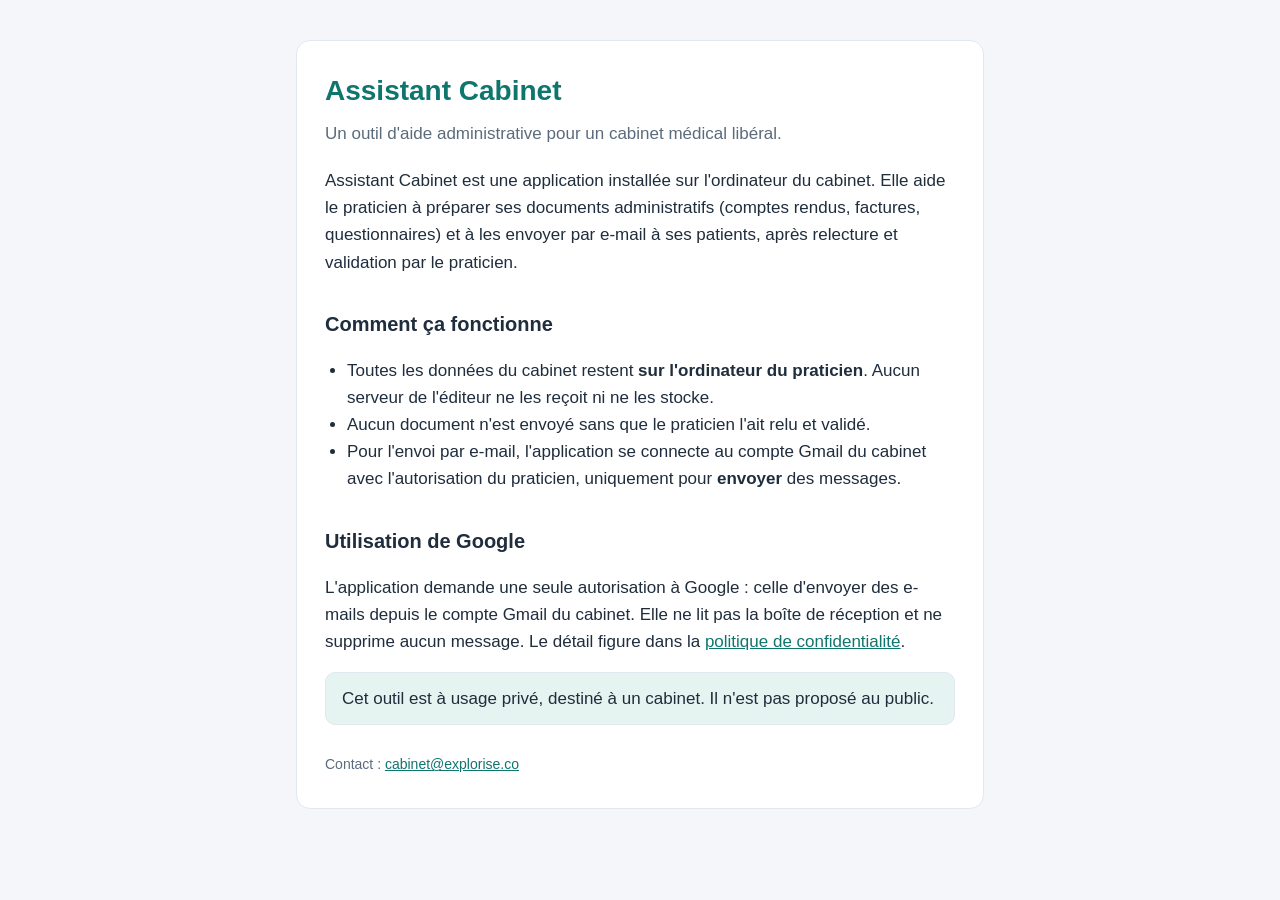
<file: index.html>
<!doctype html>
<html lang="fr">
<head>
  <meta charset="utf-8">
  <meta name="viewport" content="width=device-width, initial-scale=1">
  <meta name="robots" content="noindex, nofollow">
  <title>Assistant Cabinet</title>
  <meta name="description" content="Assistant Cabinet : outil local d'aide administrative pour un cabinet médical libéral.">
  <link rel="stylesheet" href="style.css">
</head>
<body>
  <main>
    <div class="carte">
      <h1>Assistant Cabinet</h1>
      <p class="sous-titre">Un outil d'aide administrative pour un cabinet médical libéral.</p>

      <p>
        Assistant Cabinet est une application installée sur l'ordinateur du cabinet. Elle aide
        le praticien à préparer ses documents administratifs (comptes rendus, factures,
        questionnaires) et à les envoyer par e-mail à ses patients, après relecture et
        validation par le praticien.
      </p>

      <h2>Comment ça fonctionne</h2>
      <ul>
        <li>Toutes les données du cabinet restent <strong>sur l'ordinateur du praticien</strong>. Aucun serveur de l'éditeur ne les reçoit ni ne les stocke.</li>
        <li>Aucun document n'est envoyé sans que le praticien l'ait relu et validé.</li>
        <li>Pour l'envoi par e-mail, l'application se connecte au compte Gmail du cabinet avec l'autorisation du praticien, uniquement pour <strong>envoyer</strong> des messages.</li>
      </ul>

      <h2>Utilisation de Google</h2>
      <p>
        L'application demande une seule autorisation à Google : celle d'envoyer des e-mails
        depuis le compte Gmail du cabinet. Elle ne lit pas la boîte de réception et ne supprime
        aucun message. Le détail figure dans la
        <a href="confidentialite.html">politique de confidentialité</a>.
      </p>

      <div class="encart">
        Cet outil est à usage privé, destiné à un cabinet. Il n'est pas proposé au public.
      </div>

      <footer>
        Contact : <a href="mailto:cabinet@explorise.co">cabinet@explorise.co</a>
      </footer>
    </div>
  </main>
</body>
</html>
</file>
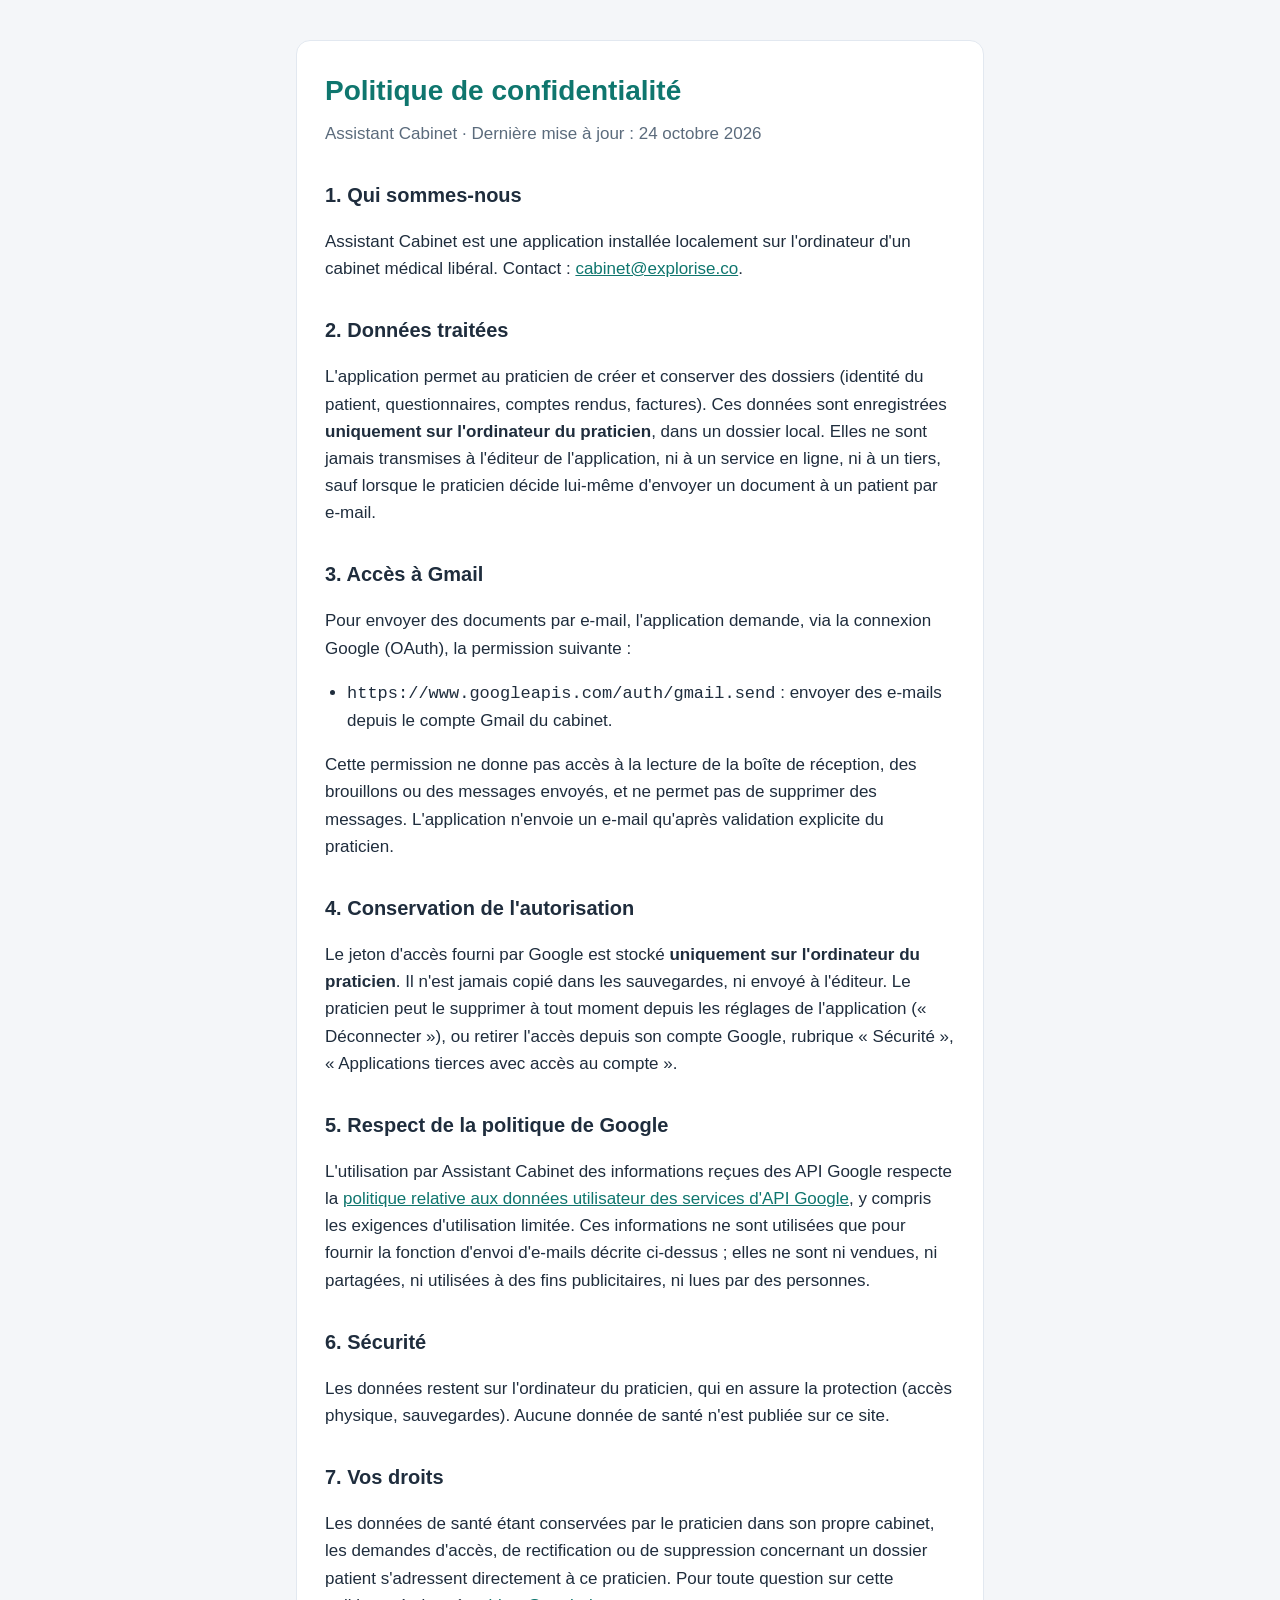
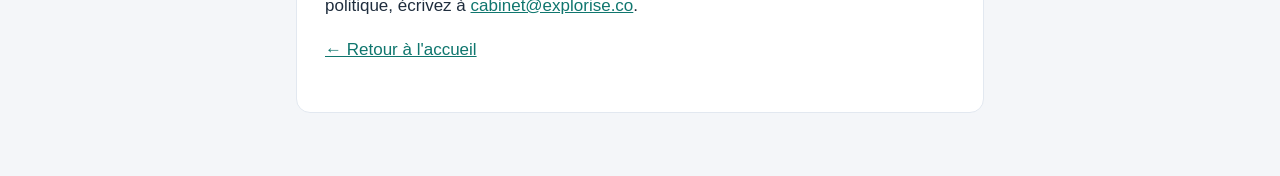
<file: confidentialite.html>
<!doctype html>
<html lang="fr">
<head>
  <meta charset="utf-8">
  <meta name="viewport" content="width=device-width, initial-scale=1">
  <meta name="robots" content="noindex, nofollow">
  <title>Politique de confidentialité - Assistant Cabinet</title>
  <link rel="stylesheet" href="style.css">
</head>
<body>
  <main>
    <div class="carte">
      <h1>Politique de confidentialité</h1>
      <p class="sous-titre">Assistant Cabinet · Dernière mise à jour : 24 octobre 2026</p>

      <h2>1. Qui sommes-nous</h2>
      <p>
        Assistant Cabinet est une application installée localement sur l'ordinateur d'un cabinet
        médical libéral. Contact :
        <a href="mailto:cabinet@explorise.co">cabinet@explorise.co</a>.
      </p>

      <h2>2. Données traitées</h2>
      <p>
        L'application permet au praticien de créer et conserver des dossiers (identité du
        patient, questionnaires, comptes rendus, factures). Ces données sont enregistrées
        <strong>uniquement sur l'ordinateur du praticien</strong>, dans un dossier local. Elles
        ne sont jamais transmises à l'éditeur de l'application, ni à un service en ligne, ni à un
        tiers, sauf lorsque le praticien décide lui-même d'envoyer un document à un patient par
        e-mail.
      </p>

      <h2>3. Accès à Gmail</h2>
      <p>
        Pour envoyer des documents par e-mail, l'application demande, via la connexion Google
        (OAuth), la permission suivante :
      </p>
      <ul>
        <li><code>https://www.googleapis.com/auth/gmail.send</code> : envoyer des e-mails depuis le compte Gmail du cabinet.</li>
      </ul>
      <p>
        Cette permission ne donne pas accès à la lecture de la boîte de réception, des brouillons
        ou des messages envoyés, et ne permet pas de supprimer des messages. L'application
        n'envoie un e-mail qu'après validation explicite du praticien.
      </p>

      <h2>4. Conservation de l'autorisation</h2>
      <p>
        Le jeton d'accès fourni par Google est stocké <strong>uniquement sur l'ordinateur du
        praticien</strong>. Il n'est jamais copié dans les sauvegardes, ni envoyé à l'éditeur. Le
        praticien peut le supprimer à tout moment depuis les réglages de l'application
        (« Déconnecter »), ou retirer l'accès depuis son compte Google, rubrique « Sécurité »,
        « Applications tierces avec accès au compte ».
      </p>

      <h2>5. Respect de la politique de Google</h2>
      <p>
        L'utilisation par Assistant Cabinet des informations reçues des API Google respecte la
        <a href="https://developers.google.com/terms/api-services-user-data-policy">politique relative aux données utilisateur des services d'API Google</a>,
        y compris les exigences d'utilisation limitée. Ces informations ne sont utilisées que
        pour fournir la fonction d'envoi d'e-mails décrite ci-dessus ; elles ne sont ni vendues,
        ni partagées, ni utilisées à des fins publicitaires, ni lues par des personnes.
      </p>

      <h2>6. Sécurité</h2>
      <p>
        Les données restent sur l'ordinateur du praticien, qui en assure la protection (accès
        physique, sauvegardes). Aucune donnée de santé n'est publiée sur ce site.
      </p>

      <h2>7. Vos droits</h2>
      <p>
        Les données de santé étant conservées par le praticien dans son propre cabinet, les
        demandes d'accès, de rectification ou de suppression concernant un dossier patient
        s'adressent directement à ce praticien. Pour toute question sur cette politique, écrivez
        à <a href="mailto:cabinet@explorise.co">cabinet@explorise.co</a>.
      </p>

      <p><a href="index.html">← Retour à l'accueil</a></p>
    </div>
  </main>
</body>
</html>
</file>
<file: style.css>
:root {
  --bg: #f4f6f9;
  --panel: #ffffff;
  --ink: #1f2d3d;
  --ink-soft: #5b6b7c;
  --accent: #0f766e;
  --accent-soft: #e6f4f1;
  --border: #e2e8f0;
}
@media (prefers-color-scheme: dark) {
  :root {
    --bg: #11181f;
    --panel: #1a232c;
    --ink: #e8eef4;
    --ink-soft: #9fb0c0;
    --accent: #3cc4b6;
    --accent-soft: #16322f;
    --border: #2a3744;
  }
}
* { box-sizing: border-box; }
body {
  margin: 0;
  background: var(--bg);
  color: var(--ink);
  font: 17px/1.6 -apple-system, BlinkMacSystemFont, "Segoe UI", Roboto, Helvetica, Arial, sans-serif;
}
main {
  max-width: 720px;
  margin: 0 auto;
  padding: 40px 16px 64px;
}
.carte {
  background: var(--panel);
  border: 1px solid var(--border);
  border-radius: 14px;
  padding: 28px 28px 32px;
}
h1 { margin: 0 0 6px; font-size: 28px; color: var(--accent); }
h2 { margin: 32px 0 8px; font-size: 20px; }
p, li { color: var(--ink); }
.sous-titre { color: var(--ink-soft); margin: 0 0 20px; }
a { color: var(--accent); }
ul { padding-left: 22px; }
footer { margin-top: 28px; color: var(--ink-soft); font-size: 14px; }
.encart {
  background: var(--accent-soft);
  border: 1px solid var(--border);
  border-radius: 10px;
  padding: 12px 16px;
  margin: 16px 0;
}
</file>
